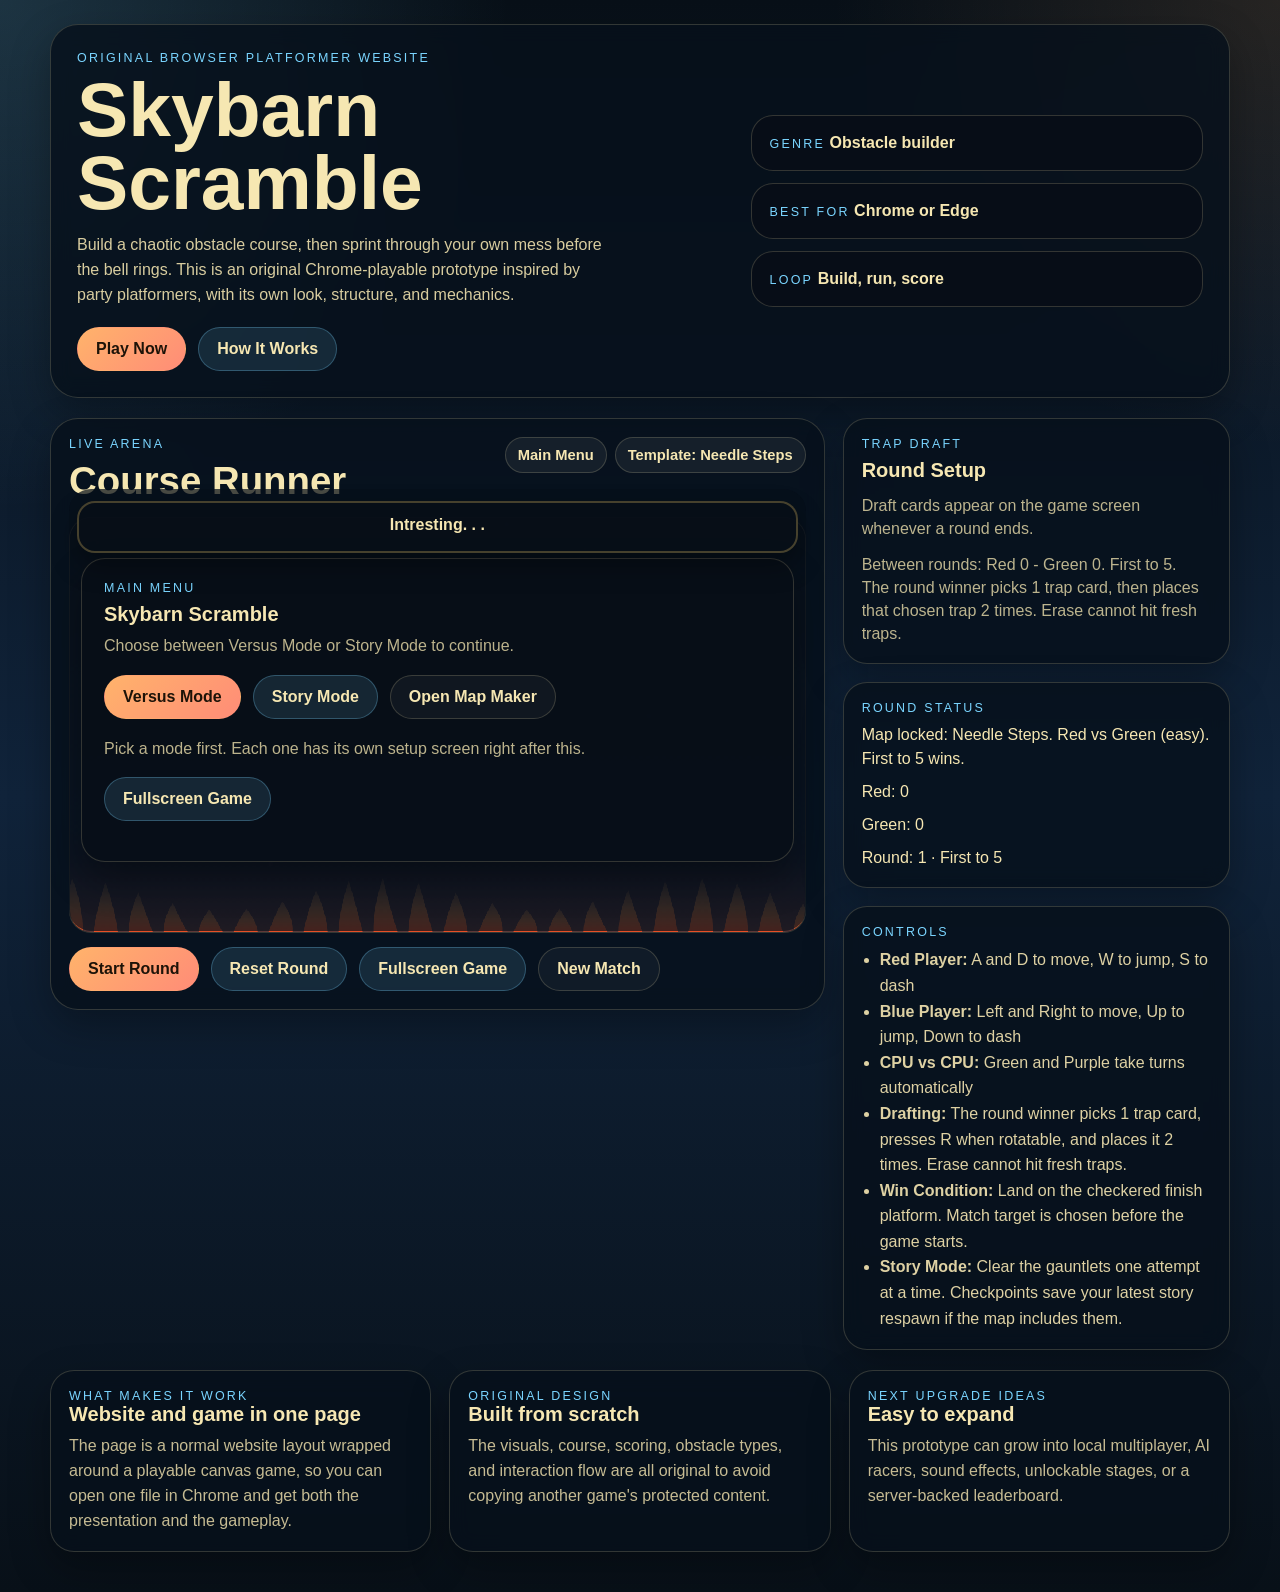
<file: index.html>
<!DOCTYPE html>
<html lang="en">
<head>
  <meta charset="UTF-8">
  <meta name="viewport" content="width=device-width, initial-scale=1.0">
  <title>Skybarn Scramble</title>
  <link rel="stylesheet" href="styles.css">
</head>
<body>
  <main class="page-shell">
    <section class="hero-card">
      <div class="hero-copy">
        <p class="eyebrow">Original browser platformer website</p>
        <h1>Skybarn Scramble</h1>
        <p class="hero-text">Build a chaotic obstacle course, then sprint through your own mess before the bell rings. This is an original Chrome-playable prototype inspired by party platformers, with its own look, structure, and mechanics.</p>
        <div class="hero-actions">
          <a class="button primary" href="#play">Play Now</a>
          <a class="button secondary" href="#about">How It Works</a>
        </div>
      </div>
      <div class="hero-stats">
        <div class="stat-card">
          <span class="stat-label">Genre</span>
          <strong>Obstacle builder</strong>
        </div>
        <div class="stat-card">
          <span class="stat-label">Best For</span>
          <strong>Chrome or Edge</strong>
        </div>
        <div class="stat-card">
          <span class="stat-label">Loop</span>
          <strong>Build, run, score</strong>
        </div>
      </div>
    </section>

    <section id="play" class="play-grid">
      <div id="gameShell" class="game-panel">
        <div class="panel-head">
          <div>
            <p class="panel-kicker">Live arena</p>
            <h2>Course Runner</h2>
          </div>
          <div class="status-badges">
            <span id="phaseLabel" class="status-badge">Loading Match</span>
            <span id="templateLabel" class="status-badge">Template: --</span>
          </div>
        </div>

        <canvas id="gameCanvas" width="1280" height="720" aria-label="Skybarn Scramble game"></canvas>
        <div id="eyeDialogOverlay" class="eye-dialog-overlay hidden" aria-live="polite"></div>
        <div id="mainMenuOverlay" class="menu-overlay">
          <div class="menu-card">
            <p class="panel-kicker">Main Menu</p>
            <h3 id="menuTitle">Skybarn Scramble</h3>
            <p id="menuSubtitle" class="small-note">Choose which traps can appear in draft picks, then start the match.</p>
            <div id="menuEntrySection">
              <div class="menu-actions entry-actions">
                <button id="chooseVersusButton" class="button primary" type="button">Versus Mode</button>
                <button id="chooseStoryButton" class="button secondary" type="button">Story Mode</button>
                <button id="entryBuilderButton" class="button ghost" type="button">Open Map Maker</button>
              </div>
              <p class="small-note">Pick a mode first. Each one has its own setup screen right after this.</p>
            </div>
            <div id="menuSetupSection" class="hidden">
              <div class="menu-section hidden">
                <label class="menu-label" for="playModeSelect">Mode</label>
                <select id="playModeSelect" class="menu-input">
                  <option value="versus">Versus Mode</option>
                  <option value="story">Story Mode</option>
                </select>
              </div>
              <div class="menu-section" id="storyInfoSection">
                <p class="menu-label">Story Mode</p>
                <p id="storyModeLabel" class="small-note">Break the chains one gauntlet at a time through the built-in story campaign.</p>
              </div>
              <div class="menu-section">
                <label class="menu-label" for="gameModeSelect">Match Type</label>
                <select id="gameModeSelect" class="menu-input">
                  <option value="single">Single Player</option>
                  <option value="two">Two Player</option>
                  <option value="cpu">CPU vs CPU</option>
                </select>
              </div>
              <div class="menu-section" id="aiDifficultySection">
                <label class="menu-label" for="aiDifficultySelect">NPC Difficulty</label>
                <select id="aiDifficultySelect" class="menu-input">
                  <option value="easy">Easy</option>
                  <option value="medium">Medium</option>
                  <option value="hard">Hard</option>
                </select>
                <p class="small-note">The green runner will path through parkour, place traps, and try to dodge projectiles.</p>
              </div>
              <div class="menu-section">
                <label class="menu-label" for="targetScoreInput">Points To Win</label>
                <input id="targetScoreInput" class="menu-input" type="number" min="1" max="15" value="5">
              </div>
              <div class="menu-section">
                <p class="menu-label">Trap Pool</p>
                <div id="trapToggleList" class="trap-toggle-list"></div>
              </div>
              <div class="menu-section">
                <p class="menu-label">Map Selection</p>
                <p id="selectedMapLabel" class="small-note">Choose a map before starting the match.</p>
                <div id="mapList" class="map-list"></div>
              </div>
            </div>
            <div class="menu-actions">
              <button id="menuBackButton" class="button ghost hidden" type="button">Back</button>
              <button id="menuStartButton" class="button primary" type="button">Start Match</button>
              <button id="menuRematchButton" class="button secondary hidden" type="button">Rematch</button>
              <button id="menuFullscreenButton" class="button secondary" type="button">Fullscreen Game</button>
              <button id="openBuilderButton" class="button ghost" type="button">Open Map Maker</button>
            </div>
          </div>
        </div>
        <div id="settingsOverlay" class="menu-overlay hidden">
          <div class="menu-card compact">
            <p class="panel-kicker">Settings</p>
            <h3>Paused</h3>
            <p class="small-note">Press <strong>`</strong> again to resume, or choose an option below.</p>
            <div class="menu-section">
              <label class="menu-label" for="zoomSlider">Fullscreen Camera Zoom</label>
              <input id="zoomSlider" class="menu-input" type="range" min="45" max="100" value="68">
              <p id="zoomValueLabel" class="small-note">68%</p>
            </div>
            <div class="menu-actions stacked">
              <button id="resumeButton" class="button primary" type="button">Resume</button>
              <button id="resetMatchButton" class="button secondary" type="button">Reset Match</button>
              <button id="returnMenuButton" class="button ghost" type="button">Main Menu</button>
            </div>
          </div>
        </div>

        <div class="control-row">
          <button id="startRoundButton" class="button primary" type="button">Start Round</button>
          <button id="resetRoundButton" class="button secondary" type="button">Reset Round</button>
          <button id="fullscreenButton" class="button secondary" type="button">Fullscreen Game</button>
          <button id="newMatchButton" class="button ghost" type="button">New Match</button>
        </div>
      </div>

      <aside class="sidebar">
        <section class="sidebar-card">
          <p class="panel-kicker">Trap Draft</p>
          <h3 id="draftHeading">Round Setup</h3>
          <div id="draftOptions" class="toolbar"></div>
          <p id="draftLabel" class="small-note">The next player draft will appear here.</p>
          <button id="finishDraftButton" class="button secondary" type="button">Done Placing</button>
          <p class="small-note">The round winner picks 1 trap card, then places that chosen trap 2 times. Erase cannot hit fresh traps.</p>
        </section>

        <section class="sidebar-card">
          <p class="panel-kicker">Round Status</p>
          <div class="metric-list">
            <p id="messageLabel">Press Start Round to begin the first race.</p>
            <p id="redScoreLabel">Red: 0</p>
            <p id="blueScoreLabel">Blue: 0</p>
            <p id="roundLabel">Round: 1</p>
          </div>
        </section>

        <section class="sidebar-card">
          <p class="panel-kicker">Controls</p>
          <ul class="flat-list">
            <li><strong>Red Player:</strong> A and D to move, W to jump, S to dash</li>
            <li><strong>Blue Player:</strong> Left and Right to move, Up to jump, Down to dash</li>
            <li><strong>CPU vs CPU:</strong> Green and Purple take turns automatically</li>
            <li><strong>Drafting:</strong> The round winner picks 1 trap card, presses R when rotatable, and places it 2 times. Erase cannot hit fresh traps.</li>
            <li><strong>Win Condition:</strong> Land on the checkered finish platform. Match target is chosen before the game starts.</li>
            <li><strong>Story Mode:</strong> Clear the gauntlets one attempt at a time. Checkpoints save your latest story respawn if the map includes them.</li>
          </ul>
        </section>
      </aside>
    </section>

    <section id="about" class="info-grid">
      <article class="info-card">
        <p class="panel-kicker">What Makes It Work</p>
        <h3>Website and game in one page</h3>
        <p>The page is a normal website layout wrapped around a playable canvas game, so you can open one file in Chrome and get both the presentation and the gameplay.</p>
      </article>

      <article class="info-card">
        <p class="panel-kicker">Original Design</p>
        <h3>Built from scratch</h3>
        <p>The visuals, course, scoring, obstacle types, and interaction flow are all original to avoid copying another game's protected content.</p>
      </article>

      <article class="info-card">
        <p class="panel-kicker">Next Upgrade Ideas</p>
        <h3>Easy to expand</h3>
        <p>This prototype can grow into local multiplayer, AI racers, sound effects, unlockable stages, or a server-backed leaderboard.</p>
      </article>
    </section>
  </main>

  <script src="game.js"></script>
</body>
</html>
</file>
<file: styles.css>
:root {
  --night: #09111c;
  --night-2: #13253d;
  --hay: #f6e7b2;
  --mint: #87f4d0;
  --peach: #ffb36b;
  --red: #ff6f61;
  --sky: #7ad5ff;
  --panel: rgba(7, 16, 27, 0.82);
  --panel-strong: rgba(8, 14, 24, 0.93);
  --line: rgba(246, 231, 178, 0.18);
  --shadow: rgba(0, 0, 0, 0.3);
}

* {
  box-sizing: border-box;
}

html {
  scroll-behavior: smooth;
}

body {
  margin: 0;
  min-height: 100vh;
  color: var(--hay);
  font-family: "Trebuchet MS", "Segoe UI", sans-serif;
  background:
    radial-gradient(circle at top left, rgba(122, 213, 255, 0.18), transparent 25%),
    radial-gradient(circle at top right, rgba(255, 179, 107, 0.12), transparent 22%),
    linear-gradient(180deg, #081018 0%, #10233a 50%, #081018 100%);
}

.page-shell {
  width: min(1180px, calc(100vw - 28px));
  margin: 0 auto;
  padding: 24px 0 40px;
}

.hero-card,
.game-panel,
.sidebar-card,
.info-card {
  background: var(--panel);
  border: 1px solid var(--line);
  box-shadow: 0 16px 40px var(--shadow);
  backdrop-filter: blur(10px);
}

.hero-card {
  display: grid;
  grid-template-columns: 1.3fr 0.9fr;
  gap: 20px;
  padding: 26px;
  border-radius: 28px;
  margin-bottom: 20px;
}

.eyebrow,
.panel-kicker,
.stat-label {
  margin: 0 0 8px;
  text-transform: uppercase;
  letter-spacing: 0.18em;
  font-size: 0.78rem;
  color: var(--sky);
}

h1,
h2,
h3,
.hero-text,
.small-note,
.metric-list p,
.flat-list,
.info-card p {
  margin: 0;
}

h1 {
  font-size: clamp(2.4rem, 6vw, 4.8rem);
  line-height: 0.95;
  margin-bottom: 14px;
}

h2 {
  font-size: clamp(1.6rem, 3vw, 2.4rem);
}

h3 {
  margin-bottom: 8px;
  font-size: 1.25rem;
}

.hero-text {
  max-width: 60ch;
  line-height: 1.55;
  color: rgba(246, 231, 178, 0.88);
}

.hero-actions,
.control-row {
  display: flex;
  flex-wrap: wrap;
  gap: 12px;
}

.hero-actions {
  margin-top: 20px;
}

.button {
  display: inline-flex;
  align-items: center;
  justify-content: center;
  gap: 8px;
  padding: 12px 18px;
  border-radius: 999px;
  border: 1px solid transparent;
  color: var(--hay);
  font: inherit;
  font-weight: 800;
  text-decoration: none;
  cursor: pointer;
  transition: transform 120ms ease, background 120ms ease, border-color 120ms ease;
}

.button:hover {
  transform: translateY(-2px);
}

.button.primary {
  background: linear-gradient(135deg, var(--peach), #ff8c77);
  color: #1d1308;
}

.button.secondary {
  background: rgba(122, 213, 255, 0.12);
  border-color: rgba(122, 213, 255, 0.28);
}

.button.ghost {
  background: rgba(255, 255, 255, 0.04);
  border-color: rgba(246, 231, 178, 0.18);
}

.hero-stats {
  display: grid;
  gap: 12px;
  align-content: center;
}

.stat-card {
  background: var(--panel-strong);
  border: 1px solid var(--line);
  border-radius: 22px;
  padding: 18px;
}

.play-grid {
  display: grid;
  grid-template-columns: minmax(0, 1.7fr) minmax(300px, 0.85fr);
  gap: 18px;
  align-items: start;
}

.game-panel {
  border-radius: 28px;
  padding: 18px;
  position: relative;
}

.panel-head {
  display: flex;
  justify-content: space-between;
  gap: 12px;
  align-items: start;
  margin-bottom: 14px;
}

.status-badges {
  display: flex;
  flex-wrap: wrap;
  gap: 8px;
  justify-content: end;
}

.status-badge {
  padding: 9px 12px;
  border-radius: 999px;
  background: rgba(255, 255, 255, 0.06);
  border: 1px solid rgba(246, 231, 178, 0.18);
  font-size: 0.92rem;
  font-weight: 700;
}

canvas {
  width: 100%;
  height: auto;
  max-height: min(72vh, 820px);
  display: block;
  border-radius: 22px;
  border: 1px solid rgba(246, 231, 178, 0.18);
  background: #081018;
  image-rendering: pixelated;
}

.eye-dialog-overlay {
  position: absolute;
  top: 82px;
  left: 26px;
  right: 26px;
  min-height: 52px;
  padding: 12px 18px;
  border-radius: 18px;
  background: rgba(8, 14, 24, 0.86);
  border: 2px solid rgba(255, 211, 107, 0.26);
  box-shadow: 0 12px 28px rgba(0, 0, 0, 0.32);
  color: #f6e7b2;
  font-size: clamp(1rem, 1.2vw, 1.45rem);
  font-weight: 800;
  line-height: 1.3;
  text-align: center;
  pointer-events: none;
  z-index: 4;
}

.hidden {
  display: none !important;
}

.menu-overlay {
  position: absolute;
  inset: 70px 18px 78px;
  display: grid;
  place-items: center;
  background: rgba(7, 16, 27, 0.72);
  border-radius: 22px;
  z-index: 3;
}

.menu-card {
  width: min(720px, calc(100% - 24px));
  max-height: calc(100% - 24px);
  overflow: auto;
  background: rgba(8, 14, 24, 0.94);
  border: 1px solid rgba(246, 231, 178, 0.18);
  border-radius: 24px;
  padding: 22px;
  box-shadow: 0 18px 36px rgba(0, 0, 0, 0.32);
}

.menu-card.compact {
  width: min(420px, calc(100% - 24px));
}

.builder-card {
  width: min(1120px, calc(100% - 24px));
}

.menu-actions {
  display: flex;
  flex-wrap: wrap;
  gap: 12px;
  margin: 16px 0 18px;
}

.entry-actions {
  margin-top: 18px;
}

.menu-actions.stacked {
  display: grid;
}

.menu-section {
  margin-top: 16px;
}

.menu-label,
.builder-field span {
  display: block;
  margin-bottom: 8px;
  font-size: 0.84rem;
  font-weight: 700;
  letter-spacing: 0.08em;
  text-transform: uppercase;
  color: var(--sky);
}

.menu-input,
.menu-textarea {
  width: 100%;
  background: rgba(255, 255, 255, 0.05);
  border: 1px solid rgba(246, 231, 178, 0.18);
  border-radius: 14px;
  color: var(--hay);
  font: inherit;
  padding: 12px 14px;
}

.menu-input option {
  color: #081018;
}

.menu-textarea {
  resize: vertical;
  line-height: 1.45;
  min-height: 96px;
}

.builder-grid {
  display: grid;
  grid-template-columns: repeat(auto-fit, minmax(180px, 1fr));
  gap: 12px;
  margin-bottom: 12px;
}

.builder-field {
  display: block;
}

.builder-workbench {
  display: grid;
  gap: 14px;
  margin-bottom: 14px;
}

.builder-toolbar {
  display: grid;
  grid-template-columns: repeat(auto-fit, minmax(120px, 1fr));
  gap: 10px;
}

.builder-tool {
  text-align: center;
}

.builder-meta {
  display: grid;
  grid-template-columns: repeat(auto-fit, minmax(180px, 1fr));
  gap: 12px;
  align-items: end;
}

.builder-actions {
  display: flex;
  gap: 10px;
  flex-wrap: wrap;
}

.builder-board {
  --builder-cols: 24;
  display: grid;
  grid-template-columns: repeat(var(--builder-cols), minmax(10px, 1fr));
  gap: 2px;
  padding: 14px;
  border-radius: 18px;
  background:
    radial-gradient(circle at top, rgba(255,255,255,0.08), transparent 52%),
    rgba(4, 10, 18, 0.82);
  border: 1px solid rgba(246, 231, 178, 0.14);
  user-select: none;
}

.builder-cell {
  aspect-ratio: 1 / 1;
  border-radius: 4px;
  background: rgba(255, 255, 255, 0.04);
  border: 1px solid rgba(255, 255, 255, 0.03);
  cursor: crosshair;
  transition: transform 120ms ease, background 120ms ease, border-color 120ms ease;
}

.builder-cell:hover {
  transform: scale(1.06);
  border-color: rgba(246, 231, 178, 0.3);
}

.builder-cell.platform {
  background: linear-gradient(180deg, #c99563, #7b552e);
}

.builder-cell.goal {
  background:
    linear-gradient(45deg, #ffffff 25%, #111111 25%, #111111 50%, #ffffff 50%, #ffffff 75%, #111111 75%);
  background-size: 10px 10px;
}

.builder-cell.red {
  background: #ff6b6b;
}

.builder-cell.blue {
  background: #5cd97c;
}

.builder-cell.trap {
  box-shadow: inset 0 0 0 2px rgba(255,255,255,0.12);
}

.map-list {
  display: grid;
  grid-template-columns: repeat(auto-fit, minmax(180px, 1fr));
  gap: 10px;
}

.map-entry {
  display: grid;
  gap: 8px;
}

.map-button {
  text-align: left;
  display: grid;
  gap: 10px;
  align-content: start;
  grid-auto-rows: max-content;
  height: auto;
}

.map-thumb-frame {
  width: 100%;
  aspect-ratio: 16 / 9;
  overflow: hidden;
  border-radius: 12px;
  border: 1px solid rgba(246, 231, 178, 0.14);
  background: rgba(4, 10, 18, 0.72);
  align-self: start;
}

.map-thumb {
  width: 100%;
  height: 100%;
  display: block;
  image-rendering: pixelated;
}

.map-copy {
  min-width: 0;
  align-self: start;
}

.map-copy strong,
.map-copy span {
  display: block;
  overflow-wrap: anywhere;
}

.map-delete {
  width: 100%;
}

.trap-toggle-list {
  display: grid;
  grid-template-columns: repeat(auto-fit, minmax(180px, 1fr));
  gap: 10px;
}

.trap-toggle {
  display: flex;
  gap: 10px;
  align-items: start;
  padding: 10px 12px;
  border-radius: 14px;
  background: rgba(255, 255, 255, 0.04);
  border: 1px solid rgba(246, 231, 178, 0.12);
}

.trap-toggle input {
  margin-top: 4px;
}

.control-row {
  margin-top: 14px;
}

.game-panel:fullscreen {
  width: 100vw;
  height: 100vh;
  margin: 0;
  border-radius: 0;
  padding: 14px;
  display: grid;
  grid-template-rows: auto minmax(0, 1fr) auto;
  align-content: stretch;
  background: rgba(4, 10, 18, 0.98);
}

.game-panel:fullscreen .panel-head {
  margin-bottom: 10px;
}

.game-panel:fullscreen canvas {
  width: min(100%, 1780px);
  height: calc(100vh - 180px);
  max-height: none;
  margin: 0 auto;
}

.game-panel:fullscreen .control-row {
  justify-content: center;
}

.game-panel:fullscreen .menu-overlay {
  inset: 74px 18px 82px;
}

.game-panel:fullscreen .eye-dialog-overlay {
  top: 70px;
  left: 18px;
  right: 18px;
}

.sidebar {
  display: grid;
  gap: 18px;
}

.sidebar-card,
.info-card {
  border-radius: 24px;
  padding: 18px;
}

.toolbar {
  display: grid;
  gap: 10px;
  margin: 12px 0;
}

.tool-button {
  width: 100%;
  text-align: left;
  background: rgba(255, 255, 255, 0.05);
  border: 1px solid rgba(246, 231, 178, 0.18);
  border-radius: 16px;
  padding: 12px 14px;
  overflow: hidden;
  color: var(--hay);
  font: inherit;
  cursor: pointer;
  transition: transform 120ms ease, border-color 120ms ease, background 120ms ease;
}

.tool-button strong {
  display: block;
  line-height: 1.2;
}

.tool-button span {
  display: block;
  margin-top: 4px;
  color: rgba(246, 231, 178, 0.75);
  font-size: 0.94rem;
  line-height: 1.35;
  overflow-wrap: anywhere;
}

.tool-button:hover,
.tool-button.selected {
  transform: translateY(-1px);
  border-color: rgba(135, 244, 208, 0.65);
  background: rgba(135, 244, 208, 0.12);
}

.small-note {
  color: rgba(246, 231, 178, 0.76);
  line-height: 1.45;
}

.metric-list {
  display: grid;
  gap: 10px;
  line-height: 1.45;
}

.flat-list {
  padding-left: 18px;
  line-height: 1.6;
  color: rgba(246, 231, 178, 0.9);
}

.info-grid {
  display: grid;
  grid-template-columns: repeat(3, minmax(0, 1fr));
  gap: 18px;
  margin-top: 20px;
}

.info-card p:last-child {
  color: rgba(246, 231, 178, 0.8);
  line-height: 1.55;
}

@media (max-width: 980px) {
  .hero-card,
  .play-grid,
  .info-grid {
    grid-template-columns: 1fr;
  }

  .status-badges {
    justify-content: start;
  }
}

@media (max-width: 640px) {
  .page-shell {
    width: min(100vw - 12px, 1180px);
    padding-top: 12px;
  }

  .hero-card,
  .game-panel,
  .sidebar-card,
  .info-card {
    border-radius: 20px;
  }

  .panel-head {
    flex-direction: column;
  }
}
</file>
